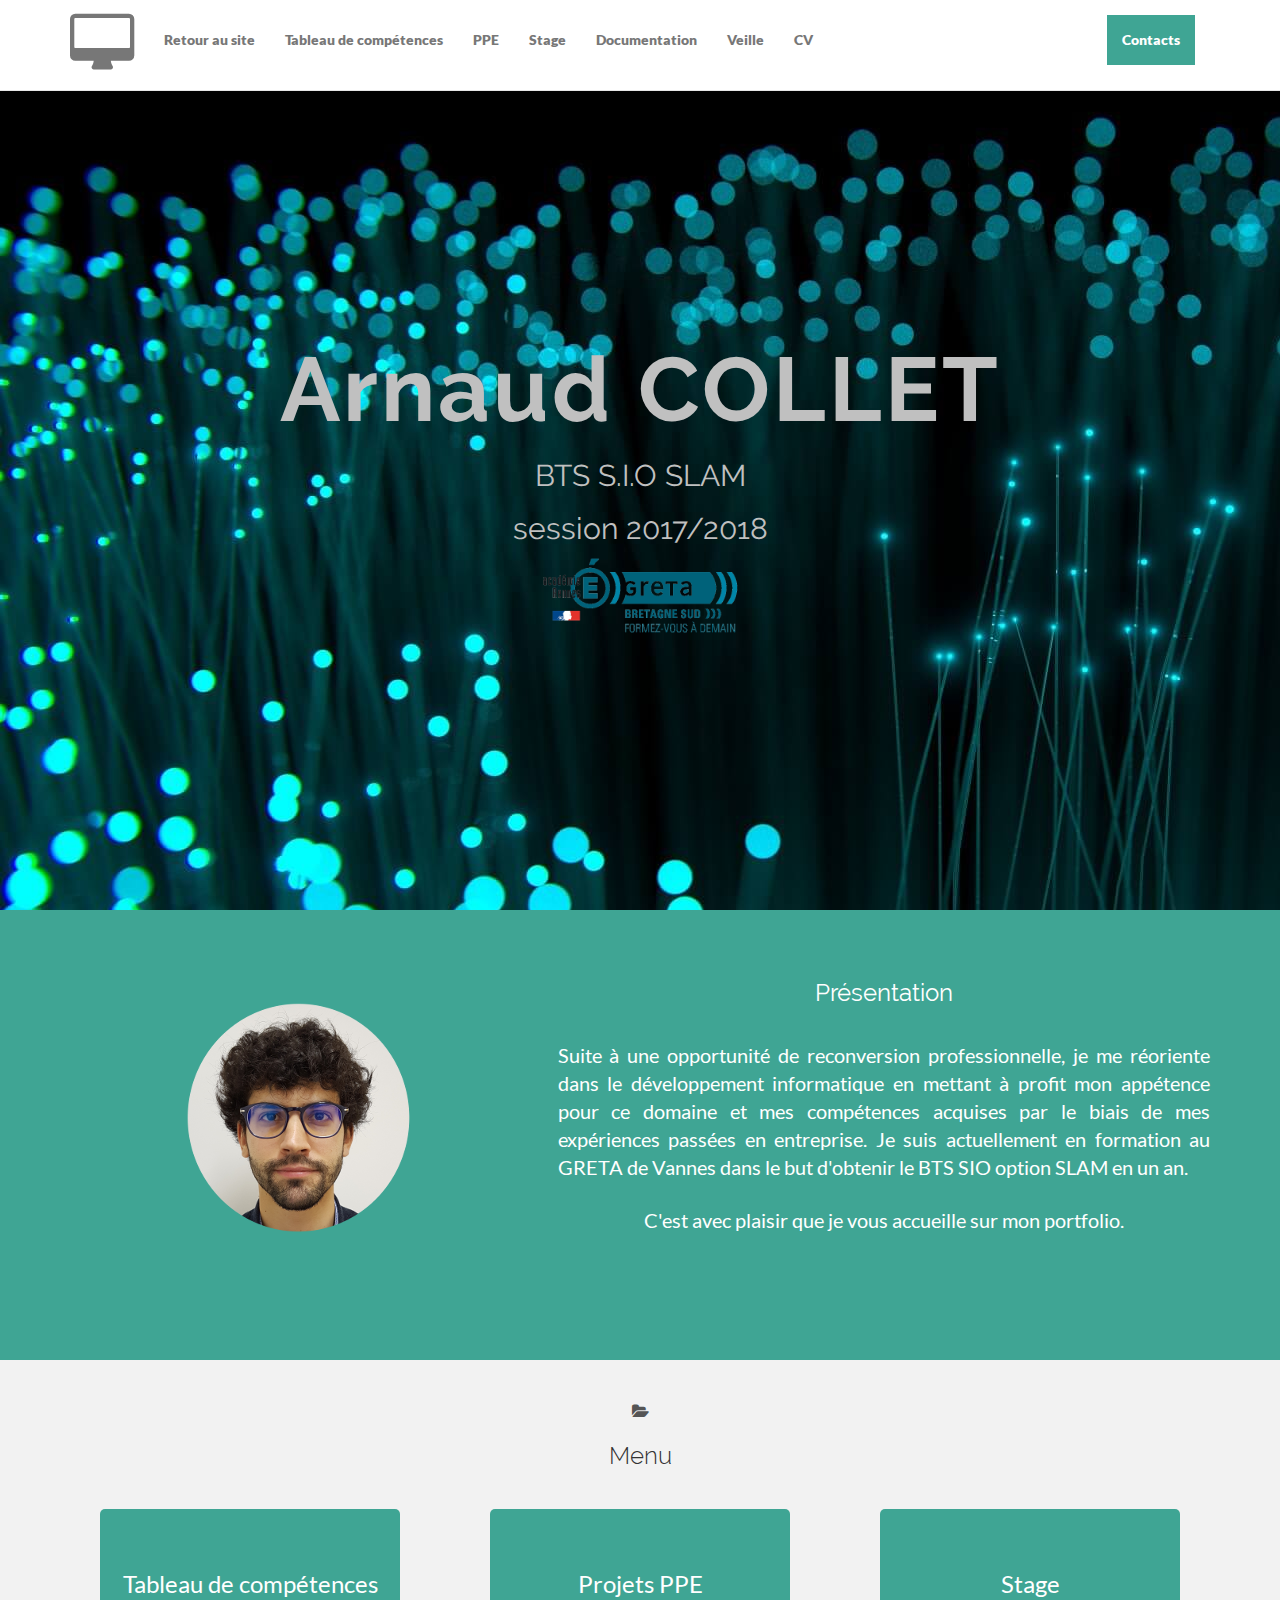
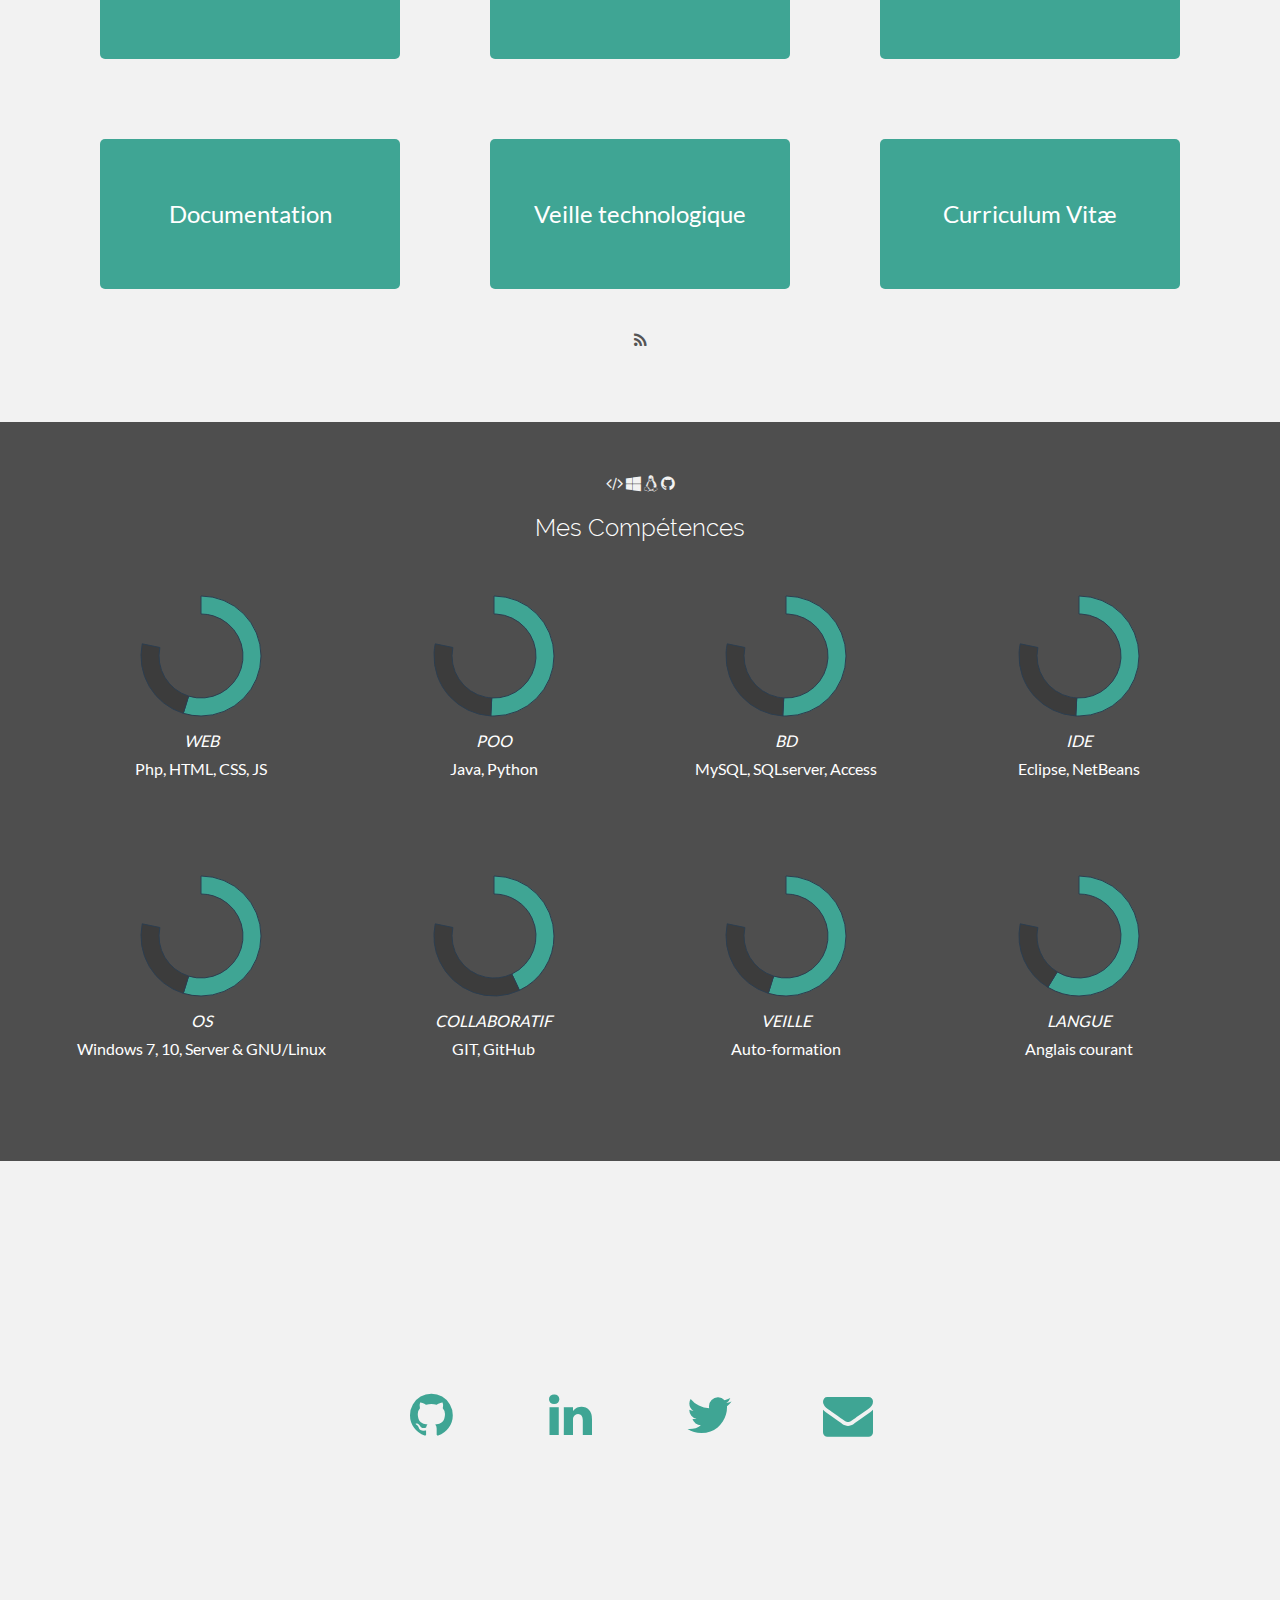
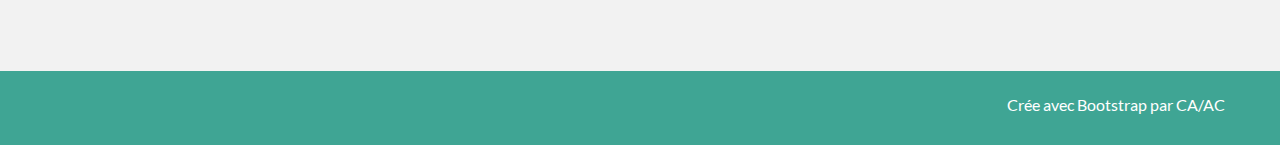
<file: vue/Arnaud/index.html>
<!DOCTYPE html>
<html lang="fr">
<head>
<meta charset="utf-8">
<meta http-equiv="X-UA-Compatible" content="IE=edge">
<meta name="viewport" content="width=device-width, initial-scale=1.0">
<meta name="description" content="">
<meta name="author" content="">
<link rel="shortcut icon" type="image/x-icon" href="assets/img/icon-site.png" />

<title>Arnaud COLLET</title>

<!-- Bootstrap core CSS -->
<link href="assets/css/bootstrap.css" rel="stylesheet">

<!-- Custom styles for this template -->
<link href="assets/css/main.css" rel="stylesheet">
<link href="assets/css/font-awesome.min.css" rel="stylesheet">

</head>

<body>

	<!-- Custom -->
	<script src="assets/js/jquery-1.10.2.min.js"></script>
	<script src="assets/js/chart.js"></script>

	<!-- Fixed navbar -->
	<div class="navbar navbar-default navbar-fixed-top">
		<div class="container">
			<div class="navbar-header">
				<button type="button" class="navbar-toggle" data-toggle="collapse"
					data-target=".navbar-collapse">
					<span class="icon-bar"></span> <span class="icon-bar"></span> <span
						class="icon-bar"></span>
				</button>
				<a class="navbar-brand" href="#"><i class="fa fa-desktop"></i></a>
			</div>
			<div class="navbar-collapse collapse">
				<ul class="nav navbar-nav navbar-right">
					<!-- <li role="separator" class="divider"></li> -->
					<!-- <li class="active"><a href="#green">Menu</a></li> -->
					<!-- <li class="active"><a href="#skills">Mes compétences</a></li> -->
					<li class="active"><a href="#contact">Contacts</a></li>
				</ul>
				<ul class="nav navbar-nav navbar-left">
					<li><a href="../index.php">Retour au site</a></li>
					<li><a class="nav-item nav-link" href="tabTemp.html">Tableau de compétences</a></li>
					<li><a class="nav-item nav-link" href="page_PPE.html">PPE</a></li>
					<li><a class="nav-item nav-link" href="page_stage.html">Stage</a></li>
					<li><a class="nav-item nav-link" href="page_doc.html">Documentation</a></li>
					<li><a class="nav-item nav-link" href="page_veille.html">Veille</a></li>
					<li><a class="nav-item nav-link" href="templateCV/index.html" target="_blank">CV</a></li>
				</ul>

			</div>
			<!--/.nav-collapse -->
		</div>
	</div>


	<div id="hello">
		<div class="container">
			<div class="row">
				<!-- class="fdeFibre" -->
				<div class="col-lg-8 col-lg-offset-2 centered">
					<h1>Arnaud COLLET</h1>
					<h2>BTS S.I.O SLAM</h2>
					<h2>session 2017/2018</h2>
					<p>
						<a
							href="http://greta-bretagne.ac-rennes.fr/portail/web/greta-de-bretagne-sud/vannes/stages/bts-services-informatiques-aux"
							target="_blank"> <img src="assets/img/logoGreta2.png"
							height="80" width="200" alt="Greta Vannes" /></a>
					</p>
				</div>
				<!-- /col-lg-8 -->
			</div>
			<!-- /row -->
		</div>
		<!-- /container -->
	</div>
	<!-- /hello -->

	<div id="green">
		<div class="container">
			<div class="row">
				<div class="col-lg-5 centered">
					<img src="assets/img/portrait.png" alt="">
				</div>

				<div class="col-lg-7 centered">
					<h3>Présentation</h3>
					<p align="justify">Suite à une opportunité de reconversion
						professionnelle, je me réoriente dans le développement
						informatique en mettant à profit mon appétence pour ce domaine et
						mes compétences acquises par le biais de mes expériences passées
						en entreprise. Je suis actuellement en formation au GRETA de
						Vannes dans le but d'obtenir le BTS SIO option SLAM en un an.</p>
					<p align="center">C'est avec plaisir que je vous accueille sur
						mon portfolio.</p>
				</div>
			</div>
		</div>
	</div>

	<div class="container">
		<div class="row centered mt grid">
			<i class="fa fa-folder-open"></i>
			<h3>Menu</h3>
			<div class="mt"></div>
			<div class="col-lg-4">
				<!-- oneclick="url(tabArnaud.php)" -->
				<button type="button" class="btn2 btn-theme btn-lg"
					onclick="window.location='tabArnaud.php'">Tableau de
					compétences</button>
				<!-- "window.location='tabTemp.html'" disabled -->
			</div>
			<div class="col-lg-4">
				<button type="button" class="btn2 btn-theme btn-lg"
					onclick="window.location='page_PPE.html'">Projets PPE</button>
			</div>
			<div class="col-lg-4">
				<button type="button" class="btn2 btn-theme btn-lg"
					onclick="window.location='page_stage.html'">Stage</button>
			</div>
		</div>

		<div class="row centered mt grid">
			<div class="mt"></div>
			<div class="col-lg-4">
				<button type="button" class="btn2 btn-theme btn-lg"
					onclick="window.location='page_doc.html'">Documentation</button>
				<!-- <a href="#"><img src="assets/img/04.jpg" alt=""></a> -->
			</div>
			<div class="col-lg-4">
				<button type="button" class="btn2 btn-theme btn-lg"
					onclick="window.location='page_veille.html'">Veille
					technologique</button>
			</div>
			<div class="col-lg-4">
				<button type="button" class="btn2 btn-theme btn-lg"
					onclick="window.open('templateCV/index.html')">Curriculum Vitæ</button>
				<!-- <h3><a href="assets/img/CV18_stage.pdf" target="_blank">CV</a></h3> -->
			</div>
		</div>

		<div class="row mt centered">
			<div>
				<i class="fa fa-rss"></i>
			</div>

			<p class="lead">
				<!-- <h3>Flux RSS ici</h3> -->
				<!-- DEBUT CODE MISE EN PAGE XML PAR ACTIFPUB V2 -->
				<!-- Pour gérer le flux RSS -->
	<script type="text/javascript" src="assets/js/fluxrss.js"></script>
		</div>


	</div>


	<div id="skills">
		<div class="container">

			<div id="competences" class="row centered">
				<i class="fa fa-code"></i> <i class="fas fa-database"></i> <i
					class="fa fa-windows"></i> 
					<i class="fa fa-linux"></i> 
					<!-- <i class="fa fa-android"></i>  -->
					<i class="fa fa-github"></i>
			</div>

			<!-- ligne 1 -->
			<div class="row centered">
				<h3>Mes Compétences</h3>

				<div class="col-lg-3 mt">
					<canvas id="web" height="130" width="130"></canvas>
					<p>
						<em>WEB</em><br />Php, HTML, CSS, JS
					</p>
					<br>
					<script>
						var doughnutData = [ {
							value : 70,
							color : "#3FA594"
						}, {
							value : 30,
							color : "#3c3c3c"
						} ];
						var myDoughnut = new Chart(document.getElementById(
								"web").getContext("2d")).Doughnut(doughnutData);
					</script>
				</div>
				<div class="col-lg-3 mt">
					<canvas id="poo" height="130" width="130"></canvas>
					<p>
						<em>POO</em><br />Java, Python
					</p>
					<br>
					<script>
						var doughnutData = [ {
							value : 65,
							color : "#3FA594"
						}, {
							value : 35,
							color : "#3c3c3c"
						} ];
						var myDoughnut = new Chart(document.getElementById(
								"poo").getContext("2d")).Doughnut(doughnutData);
					</script>
				</div>
				<div class="col-lg-3 mt">
					<canvas id="bd" height="130" width="130"></canvas>
					<p>
						<em>BD</em><br />MySQL, SQLserver, Access
					</p>
					<br>
					<script>
						var doughnutData = [ {
							value : 65,
							color : "#3FA594"
						}, {
							value : 35,
							color : "#3c3c3c"
						} ];
						var myDoughnut = new Chart(document
								.getElementById("bd").getContext("2d"))
								.Doughnut(doughnutData);
					</script>
				</div>
				<div class="col-lg-3 mt">
					<canvas id="ide" height="130" width="130"></canvas>
					<p>
						<em>IDE</em><br />Eclipse, NetBeans
					</p>
					<br>
					<script>
						var doughnutData = [ {
							value : 65,
							color : "#3FA594"
						}, {
							value : 35,
							color : "#3c3c3c"
						} ];
						var myDoughnut = new Chart(document.getElementById(
								"ide").getContext("2d")).Doughnut(doughnutData);
					</script>
				</div>
			</div>
			<!-- /row -->

			<!-- ligne 2 -->
			<div class="row centered">
				<div class="col-lg-3 mt">
					<canvas id="os" height="130" width="130"></canvas>
					<p>
						<em>OS</em><br />Windows 7, 10, Server &amp; GNU/Linux
					</p>
					<br>
					<script>
						var doughnutData = [ {
							value : 70,
							color : "#3FA594"
						}, {
							value : 30,
							color : "#3c3c3c"
						} ];
						var myDoughnut = new Chart(document
								.getElementById("os").getContext("2d"))
								.Doughnut(doughnutData);
					</script>
				</div>
				<div class="col-lg-3 mt">
					<canvas id="collaboratif" height="130" width="130"></canvas>
					<p>
						<em>COLLABORATIF</em><br />GIT, GitHub
					</p>
					<br>
					<script>
						var doughnutData = [ {
							value : 55,
							color : "#3FA594"
						}, {
							value : 45,
							color : "#3c3c3c"
						} ];
						var myDoughnut = new Chart(document.getElementById(
								"collaboratif").getContext("2d"))
								.Doughnut(doughnutData);
					</script>
				</div>
				<div class="col-lg-3 mt">
					<canvas id="dispo" height="130" width="130"></canvas>
					<p>
						<em>VEILLE</em><br />Auto-formation
					</p>
					<br>
					<script>
						var doughnutData = [ {
							value : 70,
							color : "#3FA594"
						}, {
							value : 30,
							color : "#3c3c3c"
						} ];
						var myDoughnut = new Chart(document.getElementById(
								"dispo").getContext("2d"))
								.Doughnut(doughnutData);
					</script>
				</div>
				<div class="col-lg-3 mt">
					<canvas id="divers" height="130" width="130"></canvas>
					<p>
						<em>LANGUE</em><br />Anglais courant
					</p>
					<br>
					<script>
						var doughnutData = [ {
							value : 75,
							color : "#3FA594"
						}, {
							value : 25,
							color : "#3c3c3c"
						} ];
						var myDoughnut = new Chart(document.getElementById(
								"divers").getContext("2d"))
								.Doughnut(doughnutData);
					</script>
				</div>
			</div>
			<!-- /row -->

		</div>
		<!-- /container -->
	</div>
	<!-- /skills -->

	<section id="contact"></section>
	<div id="social">
		<div class="container">
			<div class="row centered">
				<div class="col-lg-6 col-lg-offset-3">
					<div class="col-md-3">
						<a href="https://github.com/knowarkh" target="_blank"><i
							class="fa fa-github"></i></a>
					</div>
					<div class="col-md-3">
						<a href="https://www.linkedin.com/in/arnaud-collet-514798138/"
							target="_blank"><i class="fa fa-linkedin"></i></a>
					</div>
					<div class="col-md-3">
						<a href="https://twitter.com/kNOwARkh" target="_blank"><i
							class="fa fa-twitter"></i></a>
					</div>
					<div class="col-md-3">
						<!-- TODO formulaire de contact avec captcha -->
						<a href="form_contact.php"><i class="fa fa-envelope"></i></a>
					</div>

					<!--<div class="center-block">
				<button type="button" class="btn btn-theme btn-lg">Contactez moi!</button>
			</div> -->

				</div>
			</div>
		</div>
		<!-- /container -->
	</div>
	<!-- /social -->

	<div id="f">
		<div class="container">
			<div class="col-lg-5 centered">
				<p>
					<a href="#" class="btn3-connect">May the force be with
						you...Always</a>
				</p>
			</div>
			<div class="row">
				<p>Crée avec Bootstrap par CA/AC</p>
			</div>
		</div>
	</div>

	<!-- Bootstrap core JavaScript
    ================================================== -->
	<!-- Placed at the end of the document so the pages load faster -->
	<script src="assets/js/bootstrap.js"></script>

	
</body>
</html>
</file>
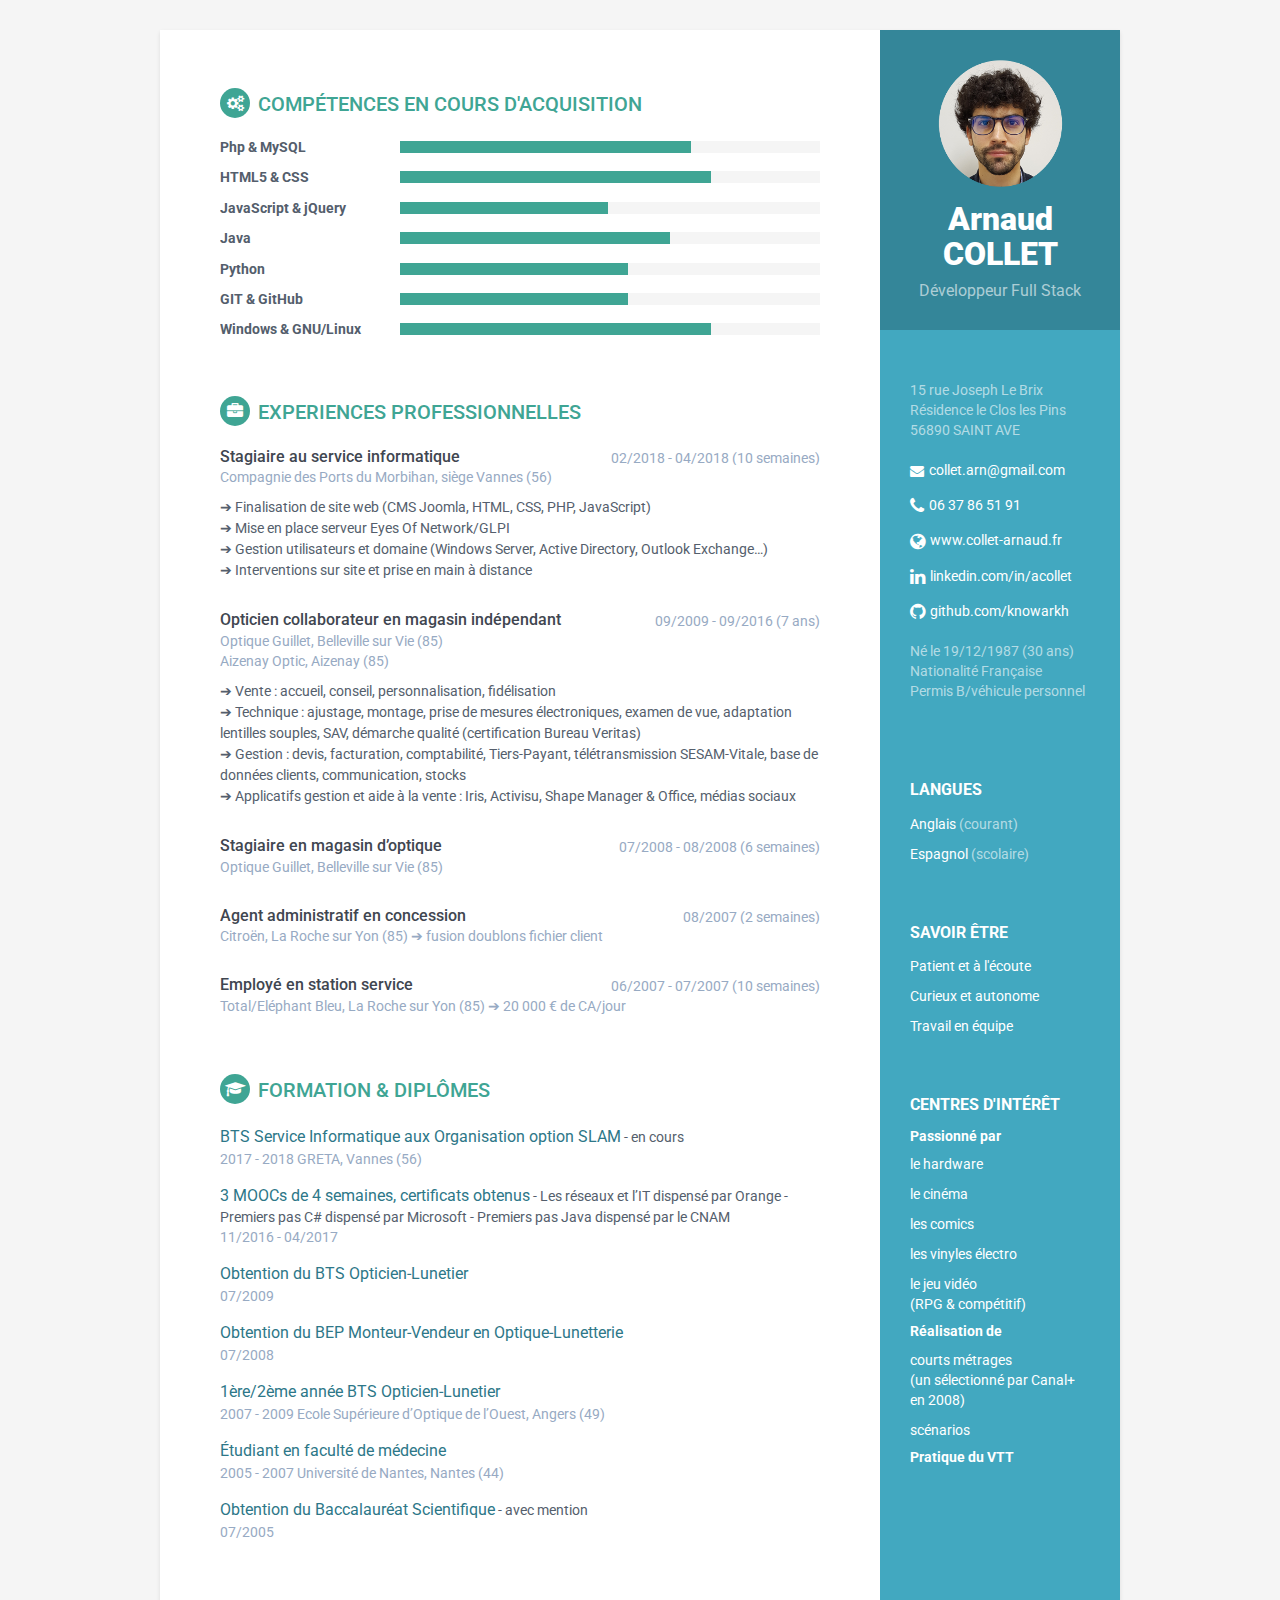
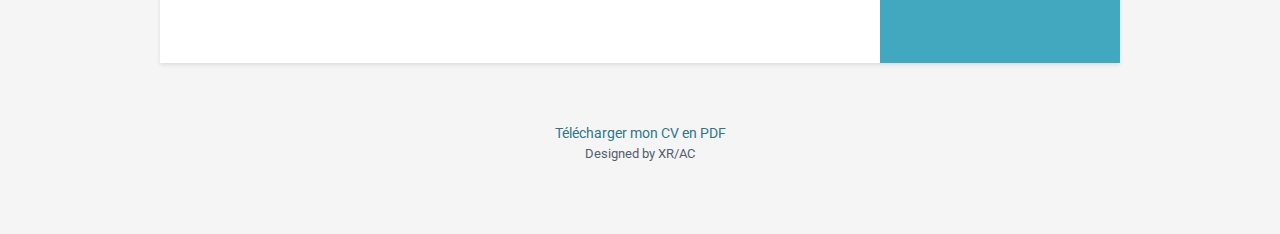
<file: vue/Arnaud/templateCV/index.html>
<!DOCTYPE html>
<!--[if IE 8]> <html lang="fr" class="ie8"> <![endif]-->  
<!--[if IE 9]> <html lang="fr" class="ie9"> <![endif]-->  
<!--[if !IE]><!--> <html lang="fr"> <!--<![endif]-->  
<head>
    <title>CV Arnaud COLLET</title>
    <!-- Meta -->
    <meta charset="utf-8">
    <meta http-equiv="X-UA-Compatible" content="IE=edge">
    <meta name="viewport" content="width=device-width, initial-scale=1.0">
    <meta name="description" content="Responsive HTML5 Resume/CV Template for Developers">
    <meta name="author" content="Xiaoying Riley at 3rd Wave Media">    
    <link rel="shortcut icon" href="#">  
    <link href='https://fonts.googleapis.com/css?family=Roboto:400,500,400italic,300italic,300,500italic,700,700italic,900,900italic' rel='stylesheet' type='text/css'>
    <!-- Global CSS -->
    <link rel="stylesheet" href="assets/plugins/bootstrap/css/bootstrap.min.css">   
    <!-- Plugins CSS -->
    <link rel="stylesheet" href="assets/plugins/font-awesome/css/font-awesome.css">
    
    <!-- Theme CSS -->  
    <link id="theme-style" rel="stylesheet" href="assets/css/styles.css">
    <!-- HTML5 shim and Respond.js for IE8 support of HTML5 elements and media queries -->
    <!--[if lt IE 9]>
      <script src="https://oss.maxcdn.com/html5shiv/3.7.2/html5shiv.min.js"></script>
      <script src="https://oss.maxcdn.com/respond/1.4.2/respond.min.js"></script>
    <![endif]-->
</head> 

<body>
    <div class="wrapper">
        <div class="sidebar-wrapper">
            <div class="profile-container">
                <img class="profile" src="assets/images/portrait3.png" alt="" />
                <h1 class="name">Arnaud COLLET</h1>
                <h3 class="tagline">Développeur Full Stack</h3>
            </div><!--//profile-container-->
            
            <div class="contact-container container-block">
            	<ul class="list-unstyled coord">
                    <li>15 rue Joseph Le Brix</li>
                    <li>Résidence le Clos les Pins</li>
                    <li>56890 SAINT AVE</li>
                </ul>
                
                <ul class="list-unstyled contact-list">
                    <li class="email"><i class="fa fa-envelope"></i><a href="mailto: collet.arn@gmail.com">collet.arn@gmail.com</a></li>
                    <li class="phone"><i class="fa fa-phone"></i><a href="tel:06 37 86 51 91">06 37 86 51 91</a></li>
                    <li class="website"><i class="fa fa-globe"></i><a href="https://www.collet-arnaud.fr" target="_blank">www.collet-arnaud.fr</a></li>
                    <li class="linkedin"><i class="fa fa-linkedin"></i><a href="https://www.linkedin.com/in/arnaud-collet-514798138/" target="_blank">linkedin.com/in/acollet</a></li>
                    <!-- <li class="viadeo"><i class="fa fa-viadeo"></i><a href="#" target="_blank">viadeo.fr/acollet</a></li> -->
                    <li class="github"><i class="fa fa-github"></i><a href="https://github.com/knowarkh" target="_blank">github.com/knowarkh</a></li>
                </ul>
                
                <ul class="list-unstyled coord">
                    <li>Né le 19/12/1987 (30 ans)</li>
                    <li>Nationalité Française</li>
                    <li>Permis B/véhicule personnel</li>
                </ul>
                
            </div><!--//contact-container-->
            
            <!-- pas ici <div class="education-container container-block">
                <h2 class="container-block-title">Education</h2>
                <div class="item">
                    <h4 class="degree">MSc in Computer Science</h4>
                    <h5 class="meta">University of London</h5>
                    <div class="time">2011 - 2012</div>
                </div>//item
                <div class="item">
                    <h4 class="degree">BSc in Applied Mathematics</h4>
                    <h5 class="meta">Bristol University</h5>
                    <div class="time">2007 - 2011</div>
                </div>//item
            </div>//education-container -->
            
            
            <div class="languages-container container-block">
                <h2 class="container-block-title">Langues</h2>
                <ul class="list-unstyled interests-list">
                    <li>Anglais <span class="lang-desc">(courant)</span></li>
                    <li>Espagnol <span class="lang-desc">(scolaire)</span></li>
                </ul>
            </div>
            
            <div class="interests-container container-block">
                <h2 class="container-block-title">Savoir être</h2>
                <ul class="list-unstyled interests-list">
                    <li>Patient et à l'écoute</li>
                    <li>Curieux et autonome</li>
                    <li>Travail en équipe</li>
                </ul>
            </div>
            
            <div class="interests-container container-block">
                <h2 class="container-block-title">Centres d'intérêt</h2>
                <h5>Passionné par</h5>
                <ul class="list-unstyled interests-list">
                    <li>le hardware</li>
                    <li>le cinéma</li>
                    <li>les comics</li>
                    <li>les vinyles électro</li>
                    <li>le jeu vidéo<br>(RPG &amp; compétitif)</li>
                </ul>
                <h5>Réalisation de</h5>
                 <ul class="list-unstyled interests-list">
                    <li>courts métrages<br>(un sélectionné par Canal+ en 2008)</li>
                    <li>scénarios</li>
                </ul>
                <h5>Pratique du VTT</h5>
            </div>
            
        </div><!--//sidebar-wrapper-->
        
        <div class="main-wrapper">
            
<!--             <section class="section summary-section">
                <h2 class="section-title"><i class="fa fa-user"></i>Career Profile</h2>
                <div class="summary">
                    <p>Summarise your career here lorem ipsum dolor sit amet, consectetuer adipiscing elit. You can <a href="#" target="_blank">download this free resume/CV template here</a>. Aenean commodo ligula eget dolor aenean massa. Cum sociis natoque penatibus et magnis dis parturient montes, nascetur ridiculus mus. Donec quam felis, ultricies nec, pellentesque eu.</p>
                </div>
            </section> -->
            
        <section class="skills-section section">
                <h2 class="section-title"><i class="fa fa-gears"></i>Compétences en cours d'acquisition</h2>
                <div class="skillset">        
                    <div class="item">
                        <h3 class="level-title">Php &amp; MySQL</h3>
                        <div class="level-bar">
                            <div class="level-bar-inner" data-level="70%">
                            </div>                                      
                        </div><!--//level-bar-->                                 
                    </div><!--//item-->
                    
                    <div class="item">
                        <h3 class="level-title">HTML5 &amp; CSS</h3>
                        <div class="level-bar">
                            <div class="level-bar-inner" data-level="75%">
                            </div>                                      
                        </div><!--//level-bar-->                                 
                    </div><!--//item-->
                    
                    <div class="item">
                        <h3 class="level-title">JavaScript &amp; jQuery</h3>
                        <div class="level-bar">
                            <div class="level-bar-inner" data-level="50%">
                            </div>                                      
                        </div><!--//level-bar-->                                 
                    </div><!--//item-->
                    
                    <div class="item">
                        <h3 class="level-title">Java</h3>
                        <div class="level-bar">
                            <div class="level-bar-inner" data-level="65%">
                            </div>                                      
                        </div><!--//level-bar-->                                 
                    </div><!--//item-->
                    
                    <div class="item">
                        <h3 class="level-title">Python</h3>
                        <div class="level-bar">
                            <div class="level-bar-inner" data-level="55%">
                            </div>                                      
                        </div><!--//level-bar-->                                 
                    </div><!--//item-->
                    
                    <div class="item">
                        <h3 class="level-title">GIT &amp; GitHub</h3>
                        <div class="level-bar">
                            <div class="level-bar-inner" data-level="55%">
                            </div>                                      
                        </div><!--//level-bar-->                                 
                    </div><!--//item-->
                    
                    <div class="item">
                        <h3 class="level-title">Windows &amp; GNU/Linux</h3>
                        <div class="level-bar">
                            <div class="level-bar-inner" data-level="75%">
                            </div>                                      
                        </div><!--//level-bar-->                                 
                    </div><!--//item-->
                    
                </div>  
            </section><!--//skills-section-->
            
            <section class="section experiences-section">
                <h2 class="section-title"><i class="fa fa-briefcase"></i>Experiences Professionnelles</h2>
                
                <div class="item">
                    <div class="meta">
                        <div class="upper-row">
                            <h3 class="job-title">Stagiaire au service informatique</h3>
                            <div class="time">02/2018 - 04/2018 (10 semaines)</div>
                        </div><!--//upper-row-->
                        <div class="company">Compagnie des Ports du Morbihan, siège Vannes (56)</div>
                    </div><!--//meta-->
                    <div class="details">
                    <!-- align="justify" -->
                        <p>➔ Finalisation de site web (CMS Joomla, HTML, CSS, PHP, JavaScript)
                        <br>➔ Mise en place serveur Eyes Of Network/GLPI
                        <br>➔ Gestion utilisateurs et domaine (Windows Server, Active Directory, Outlook Exchange…)
                        <br>➔ Interventions sur site et prise en main à distance</p>        
                    </div><!--//details-->
                </div><!--//item-->
                
                <div class="item">
                    <div class="meta">
                        <div class="upper-row">
                            <h3 class="job-title">Opticien collaborateur en magasin indépendant</h3>
                            <div class="time">09/2009 - 09/2016 (7 ans)</div>
                        </div><!--//upper-row-->
                        <div class="company">Optique Guillet, Belleville sur Vie (85)<br>Aizenay Optic, Aizenay (85)</div>
                    </div><!--//meta-->
                    <div class="details">
                        <p>➔ Vente : accueil, conseil, personnalisation, fidélisation
<br>➔ Technique : ajustage, montage, prise de mesures électroniques, examen de vue, adaptation lentilles
souples, SAV, démarche qualité (certification Bureau Veritas)
<br>➔ Gestion : devis, facturation, comptabilité, Tiers-Payant, télétransmission
SESAM-Vitale, base de données clients, communication, stocks
<br>➔ Applicatifs gestion et aide à la vente : Iris, Activisu, Shape Manager &amp; Office, médias sociaux</p>  
                        
                    </div><!--//details-->
                </div><!--//item-->
                
                <div class="item">
                    <div class="meta">
                        <div class="upper-row">
                            <h3 class="job-title">Stagiaire en magasin d’optique</h3>
                            <div class="time">07/2008 - 08/2008 (6 semaines)</div>
                        </div><!--//upper-row-->
                        <div class="company">Optique Guillet, Belleville sur Vie (85)</div>
                    </div><!--//meta-->
                </div>
                
                 <div class="item">
                    <div class="meta">
                        <div class="upper-row">
                            <h3 class="job-title">Agent administratif en concession</h3>
                            <div class="time">08/2007 (2 semaines)</div>
                        </div>
                        <div class="company">Citroën, La Roche sur Yon (85) ➔ fusion doublons fichier client</div>
                    </div><!--//meta-->
                      
                    </div>
                    <div class="item">
                    <div class="meta">
                        <div class="upper-row">
                            <h3 class="job-title">Employé en station service</h3>
                            <div class="time">06/2007 - 07/2007 (10 semaines)</div>
                        </div>
                        <div class="company">Total/Eléphant Bleu, La Roche sur Yon (85) ➔ 20 000 € de CA/jour</div>
                    </div><!--//meta-->
                     
                </div><!--//item-->
                
            </section><!--//section-->
            
          <section class="section projects-section">
                <h2 class="section-title"><i class="fa fa-graduation-cap"></i>Formation &amp; Diplômes</h2> 
                <div class="item">
                    <span class="project-title"><a href="http://greta-bretagne.ac-rennes.fr/portail/web/greta-de-bretagne-sud/vannes/stages/bts-services-informatiques-aux" target="_blank">BTS Service Informatique aux Organisation option SLAM</a></span> - <span class="project-tagline">en cours</span>
                    <p><span class="project-date">2017 - 2018 GRETA, Vannes (56)</span></p>  
                </div>
                <div class="item">
                <!-- regrouper certificats MOOCs dans un pdf et mettre en lien -->
                    <span class="project-title"><a href="#" target="_blank">3 MOOCs de 4 semaines, certificats obtenus</a></span> - 
                    <span class="project-tagline">Les réseaux et l’IT dispensé par
Orange - Premiers pas C# dispensé par Microsoft - Premiers pas Java dispensé par le CNAM</span>
<p><span class="project-date">11/2016 - 04/2017</span></p>
                </div>
                <div class="item">
                    <span class="project-title"><a>Obtention du BTS Opticien-Lunetier</a></span>
                    <p><span class="project-date">07/2009</span></p>
                </div>
                <div class="item">
                    <span class="project-title"><a>Obtention du BEP Monteur-Vendeur en Optique-Lunetterie</a></span>
                    <p><span class="project-date">07/2008</span></p>
                </div>
                <div class="item">
                    <span class="project-title"><a href="http://www.esoo.com/" target="_blank">1ère/2ème année BTS Opticien-Lunetier</a></span>
                    <p><span class="project-date">2007 - 2009 Ecole Supérieure d’Optique de l’Ouest, Angers (49)</span></p>
                </div>
                <div class="item">
                    <span class="project-title"><a href="http://www.medecine.univ-nantes.fr/" target="_blank">Étudiant en faculté de médecine</a></span>
                    <p><span class="project-date">2005 - 2007 Université de Nantes, Nantes (44)</span></p>
                </div>
                <div class="item">
                    <span class="project-title"><a>Obtention du Baccalauréat Scientifique</a></span> - <span class="project-tagline">avec mention</span>
                    <p><span class="project-date">07/2005</span></p>
                </div>
            </section>
            
        </div><!--//main-body-->
    </div>
 
    <footer class="footer">
        <div class="text-center">
        		<a href="../assets/img/CV042018.pdf" target="_blank">Télécharger mon CV en PDF</a>
                <p><small class="copyright">Designed by XR/AC</small></p>
        </div><!--//container-->
    </footer><!--//footer-->
 
    <!-- Javascript -->          
    <script type="text/javascript" src="assets/plugins/jquery-1.11.3.min.js"></script>
    <script type="text/javascript" src="assets/plugins/bootstrap/js/bootstrap.min.js"></script>    
    <!-- custom js -->
    <script type="text/javascript" src="assets/js/main.js"></script>            
</body>
</html>
</file>
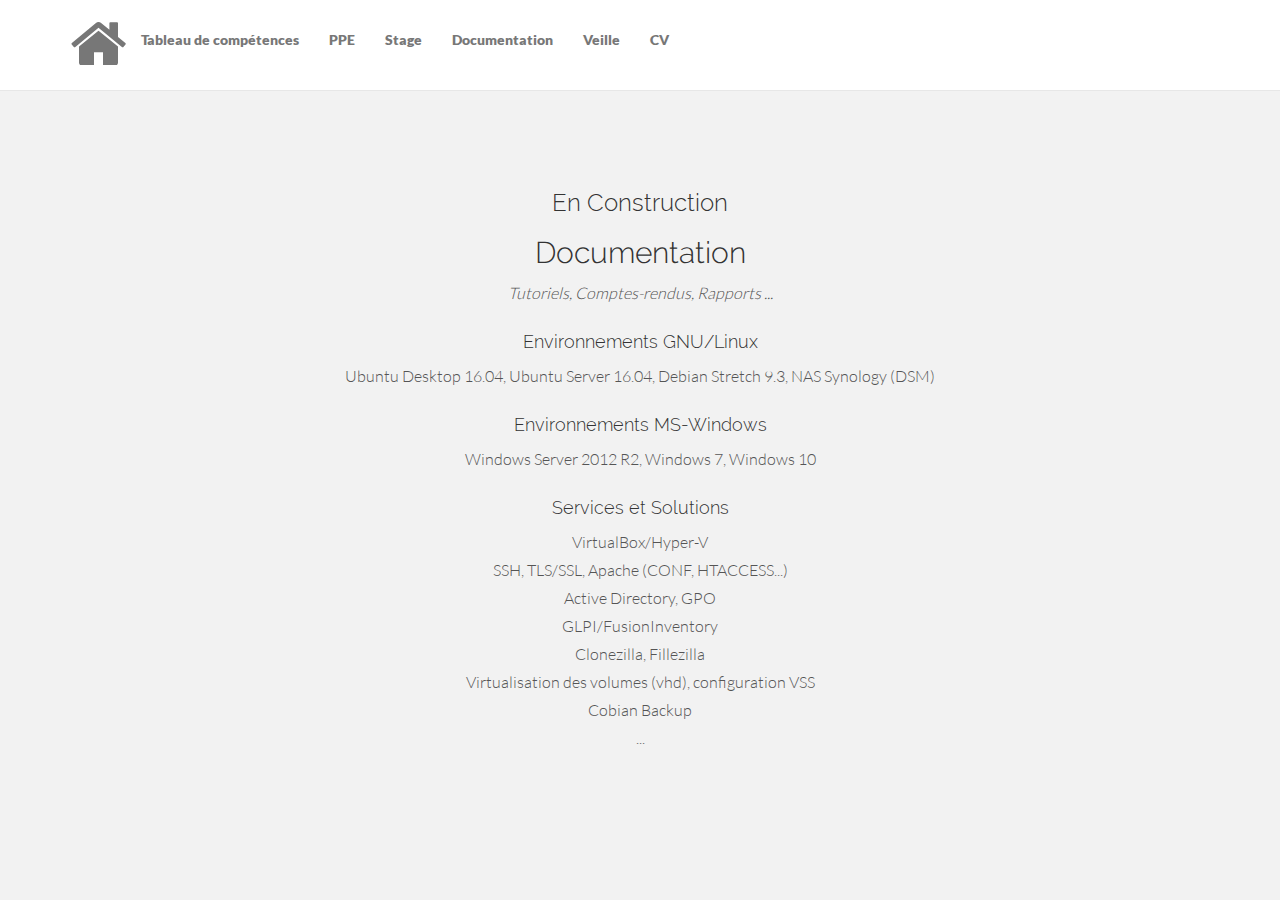
<file: vue/Arnaud/page_doc.html>
<!DOCTYPE html>
<html lang="fr">
<head>
<meta charset="utf-8">
<meta http-equiv="X-UA-Compatible" content="IE=edge">
<meta name="viewport" content="width=device-width, initial-scale=1.0">
<meta name="description" content="">
<meta name="author" content="">

<title>Documentation AC</title>

<!-- Bootstrap core CSS -->
<link href="assets/css/bootstrap.css" rel="stylesheet">

<!-- Custom styles for this template -->
<link href="assets/css/main.css" rel="stylesheet">
<link href="assets/css/font-awesome.min.css" rel="stylesheet">

<script src="assets/js/jquery-1.10.2.min.js"></script>
<script src="assets/js/chart.js"></script>
</head>
<body>

	<div class="navbar navbar-default navbar-fixed-top">
		<div class="container">
			<div class="navbar-header">
				<button type="button" class="navbar-toggle" data-toggle="collapse"
					data-target=".navbar-collapse">
					<span class="icon-bar"></span> <span class="icon-bar"></span> <span
						class="icon-bar"></span>
				</button>
				<a class="navbar-brand" href="index.html"><i class="fa fa-home"></i></a>
			</div>
			<div class="navbar-collapse collapse">
				<ul class="nav navbar-nav navbar-left">
					<!--<li><a href="../index.php">Retour au site</a></li>-->
					<li><a class="nav-item nav-link" href="tabTemp.html">Tableau de compétences</a></li>
					<li><a class="nav-item nav-link" href="page_PPE.html">PPE</a></li>
					<li><a class="nav-item nav-link" href="page_stage.html">Stage</a></li>
					<li><a class="nav-item nav-link" href="page_doc.html">Documentation</a></li>
					<li><a class="nav-item nav-link" href="page_veille.html">Veille</a></li>
					<li><a class="nav-item nav-link" href="templateCV/index.html" target="_blank">CV</a></li>
				</ul>
			</div>
		</div>
	</div>
	
	<div class="text-center" style="position:relative; top:100px;">
		<div class="container">
			<div>
			<h3>En Construction</h3>
			<h2>Documentation</h2>
					<p align="center"><em>Tutoriels, Comptes-rendus, Rapports ...</em></p>
					<h4>Environnements GNU/Linux</h4>
					<p align="center">Ubuntu Desktop 16.04, Ubuntu Server 16.04, Debian Stretch 9.3, NAS Synology (DSM)</p>
					<h4>Environnements MS-Windows</h4>
					<p align="center">Windows Server 2012 R2, Windows 7, Windows 10</p>
					<h4>Services et Solutions</h4>
					<p align="center">VirtualBox/Hyper-V<br>
					SSH, TLS/SSL, Apache (CONF, HTACCESS...)<br>
					Active Directory, GPO<br>
					GLPI/FusionInventory<br>
					Clonezilla, Fillezilla<br>
					Virtualisation des volumes (vhd), configuration VSS<br>
					Cobian Backup<br>
					...</p>	
			</div>
		</div>
	</div>
	
</body>	
</html>
</file>
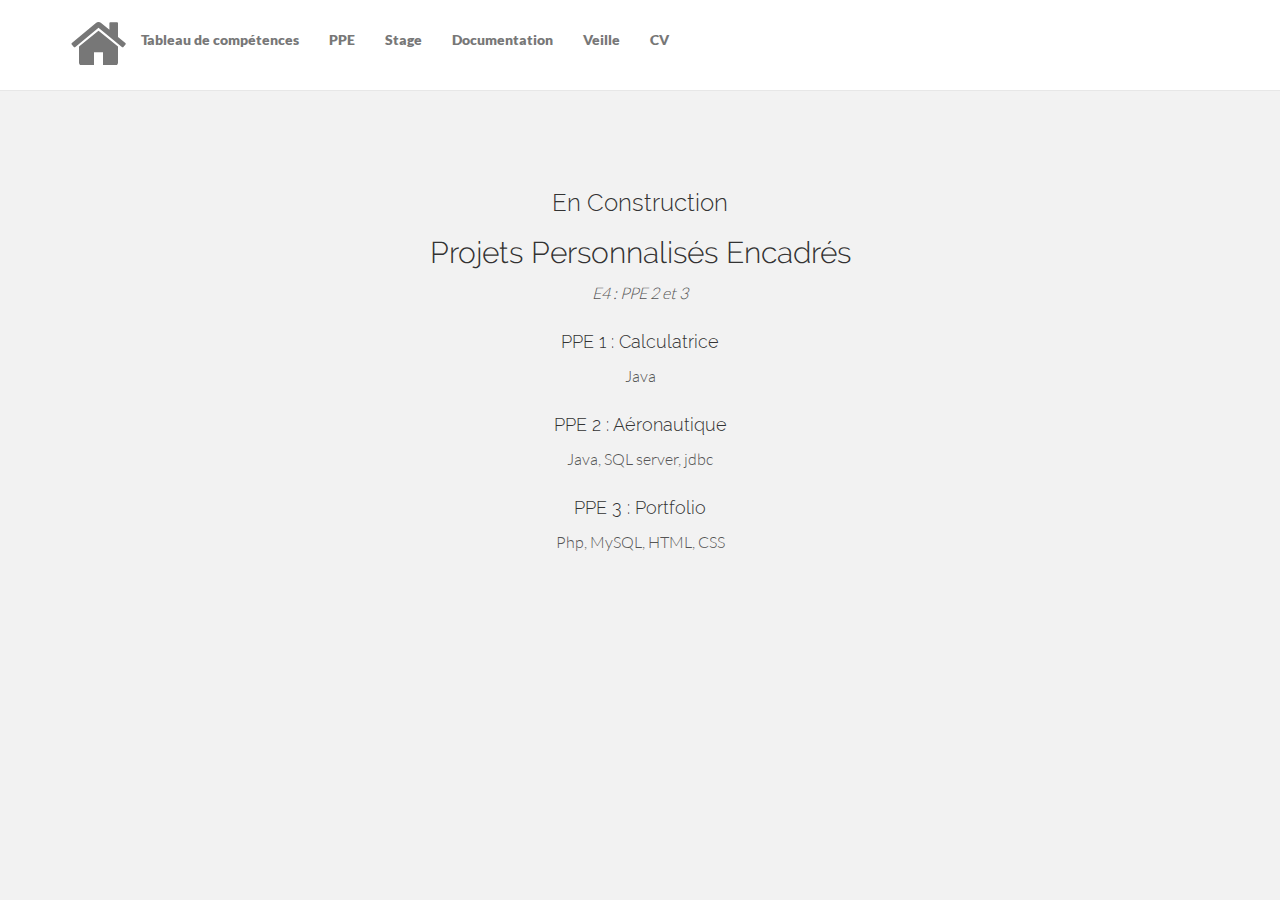
<file: vue/Arnaud/page_PPE.html>
<!DOCTYPE html>
<html lang="fr">
<head>
<meta charset="utf-8">
<meta http-equiv="X-UA-Compatible" content="IE=edge">
<meta name="viewport" content="width=device-width, initial-scale=1.0">
<meta name="description" content="">
<meta name="author" content="">

<title>PPE AC</title>

<!-- Bootstrap core CSS -->
<link href="assets/css/bootstrap.css" rel="stylesheet">

<!-- Custom styles for this template -->
<link href="assets/css/main.css" rel="stylesheet">
<link href="assets/css/font-awesome.min.css" rel="stylesheet">

<script src="assets/js/jquery-1.10.2.min.js"></script>
<script src="assets/js/chart.js"></script>
</head>
<body>

	<div class="navbar navbar-default navbar-fixed-top">
		<div class="container">
			<div class="navbar-header">
				<button type="button" class="navbar-toggle" data-toggle="collapse"
					data-target=".navbar-collapse">
					<span class="icon-bar"></span> <span class="icon-bar"></span> <span
						class="icon-bar"></span>
				</button>
				<a class="navbar-brand" href="index.html"><i class="fa fa-home"></i></a>
			</div>
			<div class="navbar-collapse collapse">
				<ul class="nav navbar-nav navbar-left">
					<!--<li><a href="../index.php">Retour au site</a></li>-->
					<li><a class="nav-item nav-link" href="tabTemp.html">Tableau de compétences</a></li>
					<li><a class="nav-item nav-link" href="page_PPE.html">PPE</a></li>
					<li><a class="nav-item nav-link" href="page_stage.html">Stage</a></li>
					<li><a class="nav-item nav-link" href="page_doc.html">Documentation</a></li>
					<li><a class="nav-item nav-link" href="page_veille.html">Veille</a></li>
					<li><a class="nav-item nav-link" href="templateCV/index.html" target="_blank">CV</a></li>
				</ul>
			</div>
		</div>
	</div>
	
	<div class="text-center" style="position:relative; top:100px;">
		<div class="container">
			<div>
			<h3>En Construction</h3>
			<h2>Projets Personnalisés Encadrés</h2>
					<p align="center"><em>E4 : PPE 2 et 3</em></p>
					<h4>PPE 1 : Calculatrice</h4>
					<p align="center">Java</p>
					<h4>PPE 2 : Aéronautique</h4>
					<p align="center">Java, SQL server, jdbc</p>
					<h4>PPE 3 : Portfolio</h4>
					<p align="center">Php, MySQL, HTML, CSS
					</p>
			</div>
		</div>
	</div>
	
</body>	
</html>
</file>
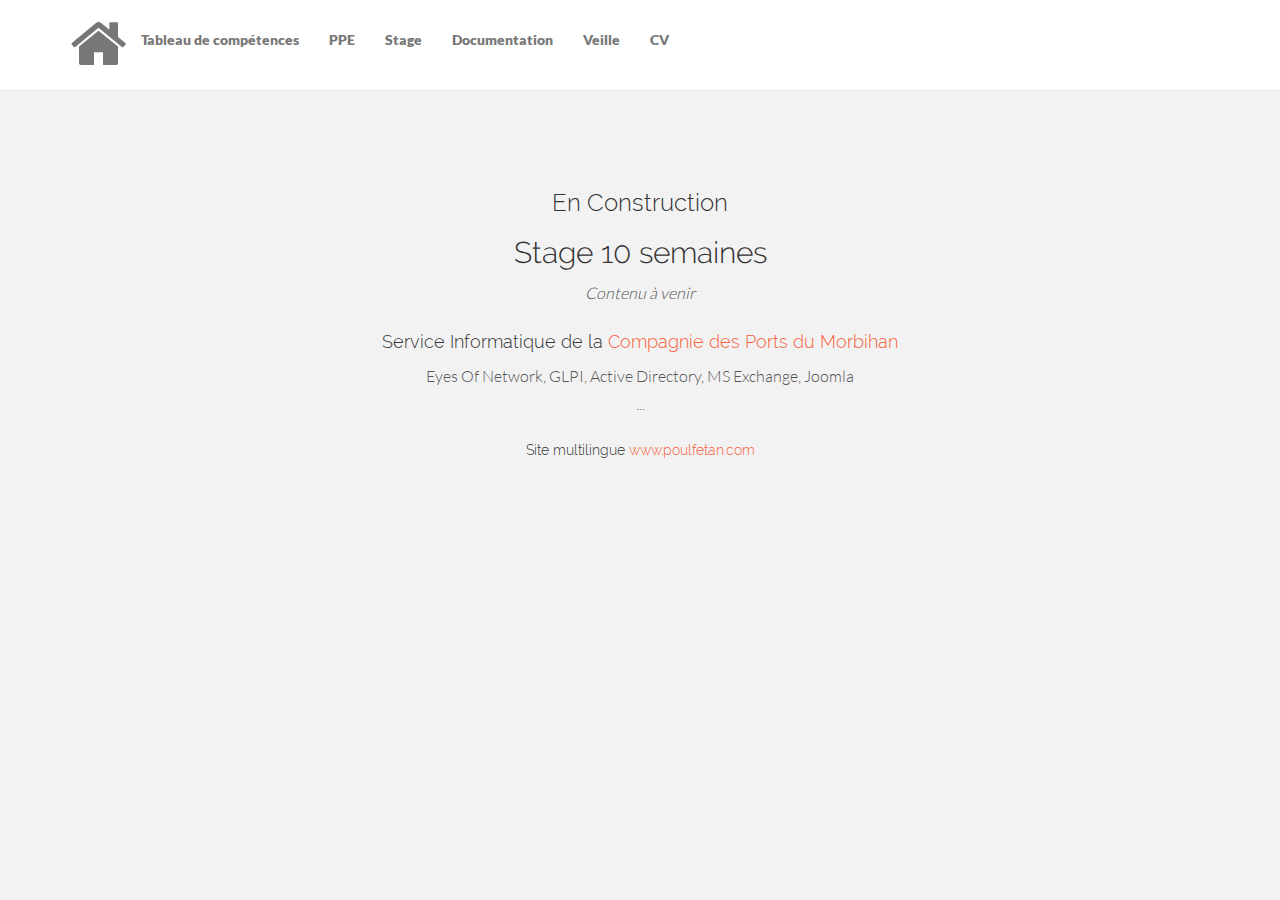
<file: vue/Arnaud/page_stage.html>
<!DOCTYPE html>
<html lang="fr">
<head>
<meta charset="utf-8">
<meta http-equiv="X-UA-Compatible" content="IE=edge">
<meta name="viewport" content="width=device-width, initial-scale=1.0">
<meta name="description" content="">
<meta name="author" content="">

<title>Stage AC</title>

<!-- Bootstrap core CSS -->
<link href="assets/css/bootstrap.css" rel="stylesheet">

<!-- Custom styles for this template -->
<link href="assets/css/main.css" rel="stylesheet">
<link href="assets/css/font-awesome.min.css" rel="stylesheet">

<script src="assets/js/jquery-1.10.2.min.js"></script>
<script src="assets/js/chart.js"></script>
</head>
<body>

	<div class="navbar navbar-default navbar-fixed-top">
		<div class="container">
			<div class="navbar-header">
				<button type="button" class="navbar-toggle" data-toggle="collapse"
					data-target=".navbar-collapse">
					<span class="icon-bar"></span> <span class="icon-bar"></span> <span
						class="icon-bar"></span>
				</button>
				<a class="navbar-brand" href="index.html"><i class="fa fa-home"></i></a>
			</div>
			<div class="navbar-collapse collapse">
				<ul class="nav navbar-nav navbar-left">
					<!--<li><a href="../index.php">Retour au site</a></li>-->
					<li><a class="nav-item nav-link" href="tabTemp.html">Tableau de compétences</a></li>
					<li><a class="nav-item nav-link" href="page_PPE.html">PPE</a></li>
					<li><a class="nav-item nav-link" href="page_stage.html">Stage</a></li>
					<li><a class="nav-item nav-link" href="page_doc.html">Documentation</a></li>
					<li><a class="nav-item nav-link" href="page_veille.html">Veille</a></li>
					<li><a class="nav-item nav-link" href="templateCV/index.html" target="_blank">CV</a></li>
				</ul>
			</div>
		</div>
	</div>
	
	<div class="text-center" style="position:relative; top:100px;">
		<div class="container">
			<div>
			<h3>En Construction</h3>
			<h2>Stage 10 semaines</h2>
					<p align="center"><em>Contenu à venir</em></p>
					<h4>Service Informatique de la <a href="http://www.compagniedesportsdumorbihan.com/fr/">Compagnie des Ports du Morbihan</a></h4>
					<p align="center">Eyes Of Network, GLPI, Active Directory, MS Exchange, Joomla<br>
					...</p>
					<h5>Site multilingue <a href="http://www.poulfetan.com/fr/">www.poulfetan.com</a></h5>
			</div>
		</div>
	</div>
	
</body>	
</html>
</file>
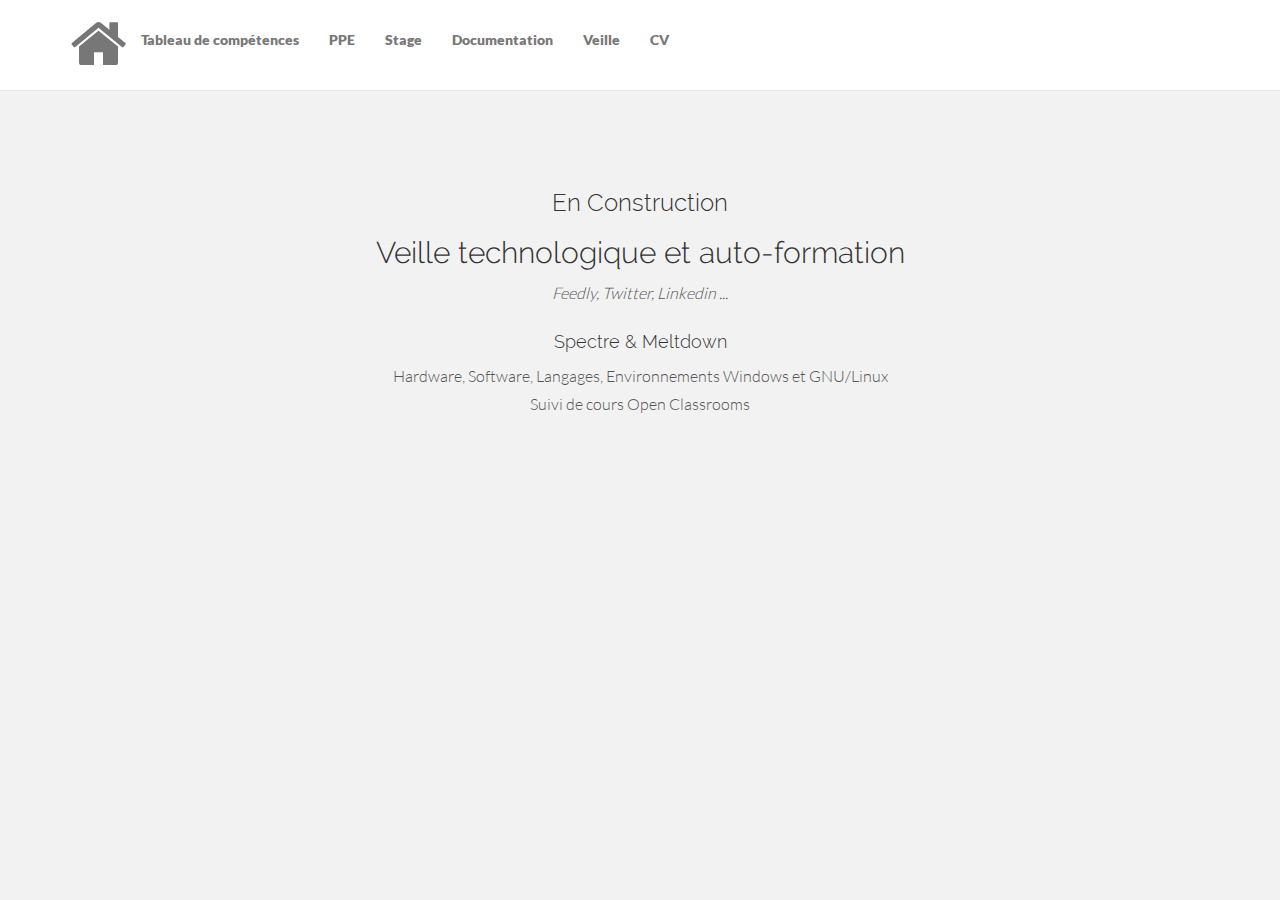
<file: vue/Arnaud/page_veille.html>
<!DOCTYPE html>
<html lang="fr">
<head>
<meta charset="utf-8">
<meta http-equiv="X-UA-Compatible" content="IE=edge">
<meta name="viewport" content="width=device-width, initial-scale=1.0">
<meta name="description" content="">
<meta name="author" content="">

<title>Veille AC</title>

<!-- Bootstrap core CSS -->
<link href="assets/css/bootstrap.css" rel="stylesheet">

<!-- Custom styles for this template -->
<link href="assets/css/main.css" rel="stylesheet">
<link href="assets/css/font-awesome.min.css" rel="stylesheet">

<script src="assets/js/jquery-1.10.2.min.js"></script>
<script src="assets/js/chart.js"></script>
</head>
<body>

	<div class="navbar navbar-default navbar-fixed-top">
		<div class="container">
			<div class="navbar-header">
				<button type="button" class="navbar-toggle" data-toggle="collapse"
					data-target=".navbar-collapse">
					<span class="icon-bar"></span> <span class="icon-bar"></span> <span
						class="icon-bar"></span>
				</button>
				<a class="navbar-brand" href="index.html"><i class="fa fa-home"></i></a>
			</div>
			<div class="navbar-collapse collapse">
				<ul class="nav navbar-nav navbar-left">
					<!--<li><a href="../index.php">Retour au site</a></li>-->
					<li><a class="nav-item nav-link" href="tabTemp.html">Tableau de compétences</a></li>
					<li><a class="nav-item nav-link" href="page_PPE.html">PPE</a></li>
					<li><a class="nav-item nav-link" href="page_stage.html">Stage</a></li>
					<li><a class="nav-item nav-link" href="page_doc.html">Documentation</a></li>
					<li><a class="nav-item nav-link" href="page_veille.html">Veille</a></li>
					<li><a class="nav-item nav-link" href="templateCV/index.html" target="_blank">CV</a></li>
				</ul>
			</div>
		</div>
	</div>
	
	<div class="text-center" style="position:relative; top:100px;">
		<div class="container">
			<div>
			<h3>En Construction</h3>
			<h2>Veille technologique et auto-formation</h2>
					<p align="center"><em>Feedly, Twitter, Linkedin ...</em></p>
					<h4>Spectre &amp; Meltdown</h4>
					<p align="center">Hardware, Software, Langages, Environnements Windows et GNU/Linux<br>
					Suivi de cours Open Classrooms</p>
			</div>
		</div>
	</div>
	
</body>	
</html>
</file>
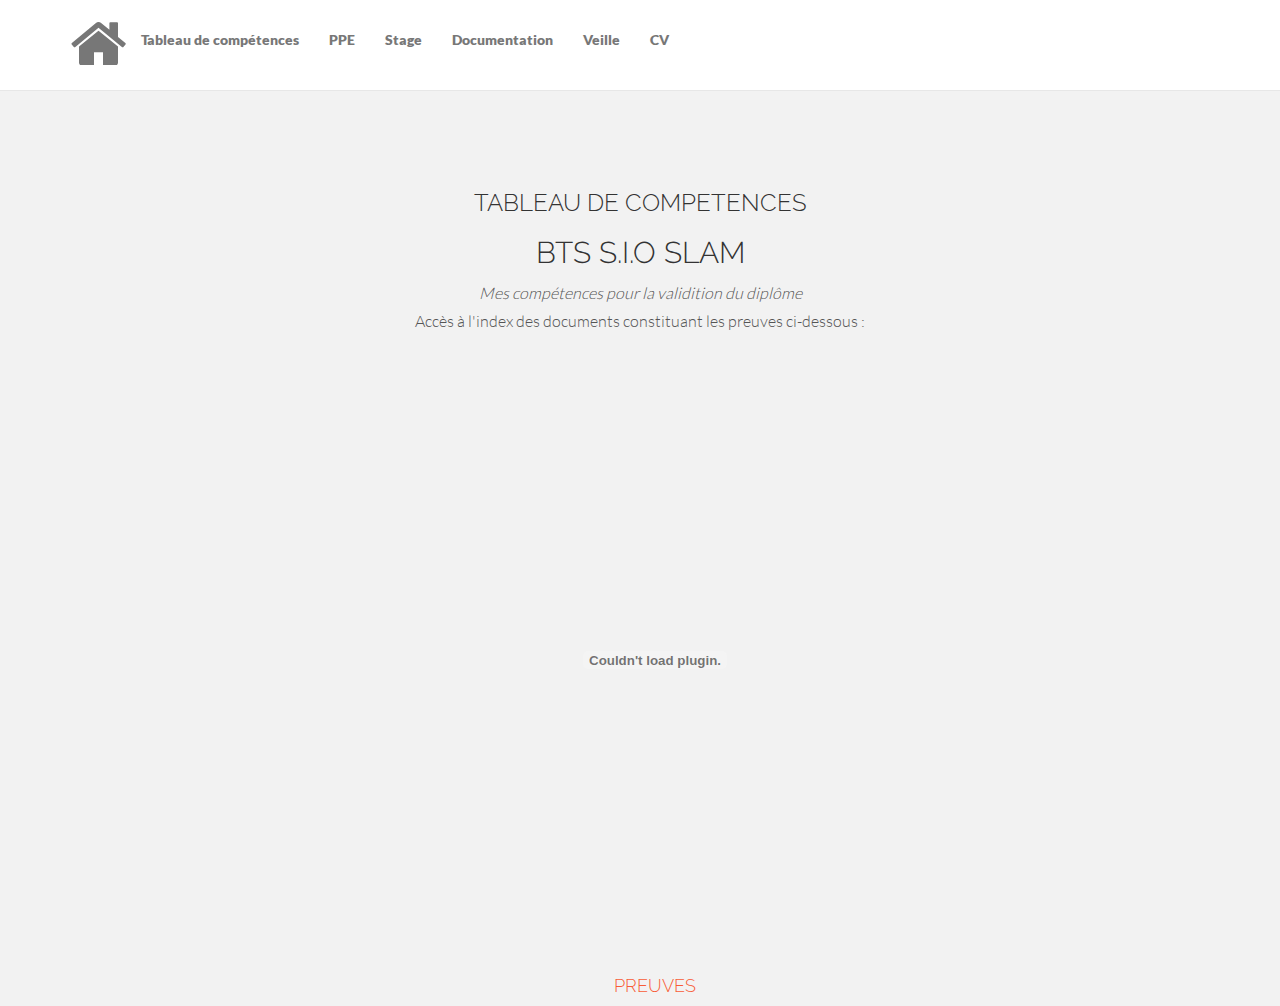
<file: vue/Arnaud/tabTemp.html>
<!DOCTYPE html>
<html lang="fr">
<head>
<meta charset="utf-8">
<meta http-equiv="X-UA-Compatible" content="IE=edge">
<meta name="viewport" content="width=device-width, initial-scale=1.0">
<meta name="description" content="">
<meta name="author" content="">

<title>Tableau de Compétences AC</title>

<!-- Bootstrap core CSS -->
<link href="assets/css/bootstrap.css" rel="stylesheet">

<!-- Custom styles for this template -->
<link href="assets/css/main.css" rel="stylesheet">
<link href="assets/css/font-awesome.min.css" rel="stylesheet">

<script src="assets/js/jquery-1.10.2.min.js"></script>
<script src="assets/js/chart.js"></script>
</head>
<body>

	<div class="navbar navbar-default navbar-fixed-top">
		<div class="container">
			<div class="navbar-header">
				<button type="button" class="navbar-toggle" data-toggle="collapse"
					data-target=".navbar-collapse">
					<span class="icon-bar"></span> <span class="icon-bar"></span> <span
						class="icon-bar"></span>
				</button>
				<a class="navbar-brand" href="index.html"><i class="fa fa-home"></i></a>
			</div>
			<div class="navbar-collapse collapse">
				<ul class="nav navbar-nav navbar-left">
					<!--<li><a href="../index.php">Retour au site</a></li>-->
					<li><a class="nav-item nav-link" href="tabTemp.html">Tableau de compétences</a></li>
					<li><a class="nav-item nav-link" href="page_PPE.html">PPE</a></li>
					<li><a class="nav-item nav-link" href="page_stage.html">Stage</a></li>
					<li><a class="nav-item nav-link" href="page_doc.html">Documentation</a></li>
					<li><a class="nav-item nav-link" href="page_veille.html">Veille</a></li>
					<li><a class="nav-item nav-link" href="templateCV/index.html" target="_blank">CV</a></li>
				</ul>
			</div>
		</div>
	</div>
	
	<div class="text-center" style="position:relative; top:100px;">
		<div class="container">
			<div>
			<h3>TABLEAU DE COMPETENCES</h3>
			<h2>BTS S.I.O SLAM</h2>
					<p align="center"><em>Mes compétences pour la validition du diplôme</em><br>
					Accès à l'index des documents constituant les preuves ci-dessous :</p>
			<div class="container">
			<div class="row">
				<div id="col-lg-12">
					<!-- <img src="" alt=""> -->
					<embed src="assets/img/ACOLLET_E6_tableau_synthèse - tableau de synthèse SLAM.pdf" width=100% height=600 type='application/pdf'/>
				</div>
				</div>
				 <h4><a href="/preuves/">PREUVES</a></h4>
				 <!-- /home/colletarxu/www/preuves/ -->
				</div>
			</div>
		</div>
	</div>
	
</body>	
</html>
</file>
<file: vue/Arnaud/templateCV/assets/css/styles.css>
/*   
 * Template Name: Orbit - Responsive Resume/CV Template for Developers
 * Version: 1.0
 * Author: Xiaoying Riley
 * License: Creative Commons Attribution 3.0 License
 * Website: http://themes.3rdwavemedia.com/
*/
/* styles.css */

/* voir format A4 + conversion PDF */
/* @page {
 size: A4;
 margin: 0;
}
@media print {
 html, body {
   width: 210mm;
   height: 297mm;
 }
} */

/* ======= Base ======= */
body {
	font-family: 'Roboto', sans-serif;
	color: #545E6C;
	background: #f5f5f5;
	font-size: 14px;
	padding: 30px;
	-webkit-font-smoothing: antialiased;
	-moz-osx-font-smoothing: grayscale;
}

h1, h2, h3, h4, h5, h6 {
	font-weight: 700;
}

a {
	color: #2d7788;
	-webkit-transition: all 0.4s ease-in-out;
	-moz-transition: all 0.4s ease-in-out;
	-ms-transition: all 0.4s ease-in-out;
	-o-transition: all 0.4s ease-in-out;
}

a:hover {
	text-decoration: underline;
	color: #1a454f;
}

a:focus {
	text-decoration: none;
}

p {
	line-height: 1.5;
}

.wrapper {
	background: #42A8C0;
	max-width: 960px;
	margin: 0 auto;
	position: relative;
	-webkit-box-shadow: 0px 2px 4px rgba(0, 0, 0, 0.1);
	-moz-box-shadow: 0px 2px 4px rgba(0, 0, 0, 0.1);
	box-shadow: 0px 2px 4px rgba(0, 0, 0, 0.1);
}

.sidebar-wrapper {
	background: #42A8C0;
	position: absolute;
	right: 0;
	width: 240px;
	height: 100%;
	min-height: 800px;
	color: #fff;
}

.sidebar-wrapper a {
	color: #fff;
}

.sidebar-wrapper .profile-container {
	padding: 30px;
	background: rgba(0, 0, 0, 0.2);
	text-align: center;
	color: #fff;
}

.sidebar-wrapper .name {
	font-size: 32px;
	font-weight: 900;
	margin-top: 0;
	margin-bottom: 10px;
}

.sidebar-wrapper .tagline {
	color: rgba(255, 255, 255, 0.6);
	font-size: 16px;
	font-weight: 400;
	margin-top: 0;
	margin-bottom: 0;
}

.sidebar-wrapper .profile {
	margin-bottom: 15px;
}


.sidebar-wrapper .coord {
	color: rgba(255, 255, 255, 0.6);
}

.sidebar-wrapper .coord {
	margin-top: 20px;
	margin-bottom: 0;
}

.sidebar-wrapper .coord li {
	margin-bottom: 0;
}

.sidebar-wrapper .coord li:last-child {
	margin-bottom: 20px;
}

.sidebar-wrapper .contact-list .fa {
	margin-right: 5px;
	font-size: 18px;
	vertical-align: middle;
}

.sidebar-wrapper .contact-list li {
	margin-bottom: 15px;
}

.sidebar-wrapper .contact-list li:last-child {
	margin-bottom: 0;
}

.sidebar-wrapper .contact-list .email .fa {
	font-size: 14px;
}

.sidebar-wrapper .container-block {
	padding: 30px;
}

.sidebar-wrapper .container-block-title {
	text-transform: uppercase;
	font-size: 16px;
	font-weight: 700;
	margin-top: 0;
	margin-bottom: 15px;
}

.sidebar-wrapper .degree {
	font-size: 14px;
	margin-top: 0;
	margin-bottom: 5px;
}

.sidebar-wrapper .education-container .item {
	margin-bottom: 15px;
}

.sidebar-wrapper .education-container .item:last-child {
	margin-bottom: 0;
}

.sidebar-wrapper .education-container .meta {
	color: rgba(255, 255, 255, 0.6);
	font-weight: 500;
	margin-bottom: 0px;
	margin-top: 0;
}

.sidebar-wrapper .education-container .time {
	color: rgba(255, 255, 255, 0.6);
	font-weight: 500;
	margin-bottom: 0px;
}

.sidebar-wrapper .languages-container .lang-desc {
	color: rgba(255, 255, 255, 0.6);
}

.sidebar-wrapper .languages-list {
	margin-bottom: 0;
}

.sidebar-wrapper .languages-list li {
	margin-bottom: 10px;
}

.sidebar-wrapper .languages-list li:last-child {
	margin-bottom: 0;
}

.sidebar-wrapper .interests-list {
	margin-bottom: 0;
}

.sidebar-wrapper .interests-list li {
	margin-bottom: 10px;
}

.sidebar-wrapper .interests-list li:last-child {
	margin-bottom: 0;
}

.main-wrapper {
	background: #fff;
	padding: 60px;
	padding-right: 300px;
}

.main-wrapper .section-title {
	text-transform: uppercase;
	font-size: 20px;
	font-weight: 500;
	color: #3FA594;
	position: relative;
	margin-top: 0;
	margin-bottom: 20px;
}

.main-wrapper .section-title .fa {
	width: 30px;
	height: 30px;
	margin-right: 8px;
	display: inline-block;
	color: #fff;
	-webkit-border-radius: 50%;
	-moz-border-radius: 50%;
	-ms-border-radius: 50%;
	-o-border-radius: 50%;
	border-radius: 50%;
	-moz-background-clip: padding;
	-webkit-background-clip: padding-box;
	background-clip: padding-box;
	background: #3FA594;
	text-align: center;
	padding-top: 8px;
	font-size: 16px;
	position: relative;
	top: -2px;
}

.main-wrapper .section {
	margin-bottom: 60px;
}

.main-wrapper .experiences-section .item {
	margin-bottom: 30px;
}

.main-wrapper .upper-row {
	position: relative;
	overflow: hidden;
	margin-bottom: 2px;
}

.main-wrapper .job-title {
	color: #3F4650;
	font-size: 16px;
	margin-top: 0;
	margin-bottom: 0;
	font-weight: 500;
}

.main-wrapper .time {
	position: absolute;
	right: 0;
	top: 0;
	color: #97AAC3;
}

.main-wrapper .company {
	margin-bottom: 10px;
	color: #97AAC3;
}

.main-wrapper .project-title {
	font-size: 16px;
	font-weight: 400;
	margin-top: 0;
	margin-bottom: 5px;
}

.main-wrapper .project-date {
	color: #97AAC3
}


.main-wrapper .projects-section .intro {
	margin-bottom: 30px;
}

.main-wrapper .projects-section .item {
	margin-bottom: 15px;
}

.skillset .item {
	margin-bottom: 15px;
	overflow: hidden;
}

.skillset .level-title {
	font-size: 14px;
	margin-top: 0;
	margin-bottom: 12px;
}

.skillset .level-bar {
	height: 12px;
	background: #f5f5f5;
}

.skillset .level-bar-inner {
	height: 12px;
	background: #3FA594;
}

.footer {
	padding: 30px;
	padding-top: 60px;
}

.footer .copyright {
	line-height: 1.6;
	color: #545E6C;
	font-size: 13px;
}

/* .footer .fa-heart {
	color: #fb866a;
} */
/* Extra small devices (phones, less than 768px) */
@media ( max-width : 767px) {
	.sidebar-wrapper {
		position: static;
		width: inherit;
	}
	.main-wrapper {
		padding: 30px;
	}
	.main-wrapper .time {
		position: static;
		display: block;
		margin-top: 5px;
	}
	.main-wrapper .upper-row {
		margin-bottom: 0;
	}
}
/* Small devices (tablets, 768px and up) */
/* Medium devices (desktops, 992px and up) */
@media ( min-width : 992px) {
	.skillset .level-title {
		display: inline-block;
		float: left;
		width: 30%;
		margin-bottom: 0;
	}
	.skillset .level-bar {
		display: inline-block;
		width: 70%;
		float: left;
		position: relative;
		top: 1px;
	}
}
/* Large devices (large desktops, 1200px and up) */
/* Ex-Large devices (large desktops, 1200px and up) */
</file>
<file: vue/Arnaud/assets/css/main.css>
/*
 * Author: Carlos Alvarez
 * URL: http://alvarez.is
 *
 * Project Name: Bolt - Free Bootstrap 3 Theme
 * Version: 1.0
 * URL: http://blacktie.co
 */
 
/* FONTS */

/* @import url(http://fonts.googleapis.com/css?family=Lato:300,400,700,900);
@import url(http://fonts.googleapis.com/css?family=Raleway:400,300,700,900); */


/* latin-ext */
@font-face {
  font-family: 'Lato';
  font-style: normal;
  font-weight: 300;
  src: local('Lato Light'), local('Lato-Light'), url(../fonts/S6u9w4BMUTPHh7USSwaPGR_p.woff2) format('woff2');
  unicode-range: U+0100-024F, U+0259, U+1E00-1EFF, U+2020, U+20A0-20AB, U+20AD-20CF, U+2113, U+2C60-2C7F, U+A720-A7FF;
}
/* latin */
@font-face {
  font-family: 'Lato';
  font-style: normal;
  font-weight: 300;
  src: local('Lato Light'), local('Lato-Light'), url(../fonts/S6u9w4BMUTPHh7USSwiPGQ.woff2) format('woff2');
  unicode-range: U+0000-00FF, U+0131, U+0152-0153, U+02BB-02BC, U+02C6, U+02DA, U+02DC, U+2000-206F, U+2074, U+20AC, U+2122, U+2191, U+2193, U+2212, U+2215, U+FEFF, U+FFFD;
}
/* latin-ext */
@font-face {
  font-family: 'Lato';
  font-style: normal;
  font-weight: 400;
  src: local('Lato Regular'), local('Lato-Regular'), url(../fonts/S6uyw4BMUTPHjxAwXjeu.woff2) format('woff2');
  unicode-range: U+0100-024F, U+0259, U+1E00-1EFF, U+2020, U+20A0-20AB, U+20AD-20CF, U+2113, U+2C60-2C7F, U+A720-A7FF;
}
/* latin */
@font-face {
  font-family: 'Lato';
  font-style: normal;
  font-weight: 400;
  src: local('Lato Regular'), local('Lato-Regular'), url(../fonts/S6uyw4BMUTPHjx4wXg.woff2) format('woff2');
  unicode-range: U+0000-00FF, U+0131, U+0152-0153, U+02BB-02BC, U+02C6, U+02DA, U+02DC, U+2000-206F, U+2074, U+20AC, U+2122, U+2191, U+2193, U+2212, U+2215, U+FEFF, U+FFFD;
}
/* latin-ext */
@font-face {
  font-family: 'Lato';
  font-style: normal;
  font-weight: 700;
  src: local('Lato Bold'), local('Lato-Bold'), url(../fonts/S6u9w4BMUTPHh6UVSwaPGR_p.woff2) format('woff2');
  unicode-range: U+0100-024F, U+0259, U+1E00-1EFF, U+2020, U+20A0-20AB, U+20AD-20CF, U+2113, U+2C60-2C7F, U+A720-A7FF;
}
/* latin */
@font-face {
  font-family: 'Lato';
  font-style: normal;
  font-weight: 700;
  src: local('Lato Bold'), local('Lato-Bold'), url(../fonts/S6u9w4BMUTPHh6UVSwiPGQ.woff2) format('woff2');
  unicode-range: U+0000-00FF, U+0131, U+0152-0153, U+02BB-02BC, U+02C6, U+02DA, U+02DC, U+2000-206F, U+2074, U+20AC, U+2122, U+2191, U+2193, U+2212, U+2215, U+FEFF, U+FFFD;
}
/* latin-ext */
@font-face {
  font-family: 'Lato';
  font-style: normal;
  font-weight: 900;
  src: local('Lato Black'), local('Lato-Black'), url(../fonts/S6u9w4BMUTPHh50XSwaPGR_p.woff2) format('woff2');
  unicode-range: U+0100-024F, U+0259, U+1E00-1EFF, U+2020, U+20A0-20AB, U+20AD-20CF, U+2113, U+2C60-2C7F, U+A720-A7FF;
}
/* latin */
@font-face {
  font-family: 'Lato';
  font-style: normal;
  font-weight: 900;
  src: local('Lato Black'), local('Lato-Black'), url(../fonts/S6u9w4BMUTPHh50XSwiPGQ.woff2) format('woff2');
  unicode-range: U+0000-00FF, U+0131, U+0152-0153, U+02BB-02BC, U+02C6, U+02DA, U+02DC, U+2000-206F, U+2074, U+20AC, U+2122, U+2191, U+2193, U+2212, U+2215, U+FEFF, U+FFFD;
}


/* latin-ext */
@font-face {
  font-family: 'Raleway';
  font-style: normal;
  font-weight: 300;
  src: local('Raleway Light'), local('Raleway-Light'), url(../fonts/1Ptrg8zYS_SKggPNwIYqWqhPAMif.woff2) format('woff2');
  unicode-range: U+0100-024F, U+0259, U+1E00-1EFF, U+2020, U+20A0-20AB, U+20AD-20CF, U+2113, U+2C60-2C7F, U+A720-A7FF;
}
/* latin */
@font-face {
  font-family: 'Raleway';
  font-style: normal;
  font-weight: 300;
  src: local('Raleway Light'), local('Raleway-Light'), url(../fonts/1Ptrg8zYS_SKggPNwIYqWqZPAA.woff2) format('woff2');
  unicode-range: U+0000-00FF, U+0131, U+0152-0153, U+02BB-02BC, U+02C6, U+02DA, U+02DC, U+2000-206F, U+2074, U+20AC, U+2122, U+2191, U+2193, U+2212, U+2215, U+FEFF, U+FFFD;
}
/* latin-ext */
@font-face {
  font-family: 'Raleway';
  font-style: normal;
  font-weight: 400;
  src: local('Raleway'), local('Raleway-Regular'), url(../fonts/1Ptug8zYS_SKggPNyCMIT5lu.woff2) format('woff2');
  unicode-range: U+0100-024F, U+0259, U+1E00-1EFF, U+2020, U+20A0-20AB, U+20AD-20CF, U+2113, U+2C60-2C7F, U+A720-A7FF;
}
/* latin */
@font-face {
  font-family: 'Raleway';
  font-style: normal;
  font-weight: 400;
  src: local('Raleway'), local('Raleway-Regular'), url(../fonts/1Ptug8zYS_SKggPNyC0ITw.woff2) format('woff2');
  unicode-range: U+0000-00FF, U+0131, U+0152-0153, U+02BB-02BC, U+02C6, U+02DA, U+02DC, U+2000-206F, U+2074, U+20AC, U+2122, U+2191, U+2193, U+2212, U+2215, U+FEFF, U+FFFD;
}
/* latin-ext */
@font-face {
  font-family: 'Raleway';
  font-style: normal;
  font-weight: 700;
  src: local('Raleway Bold'), local('Raleway-Bold'), url(../fonts/1Ptrg8zYS_SKggPNwJYtWqhPAMif.woff2) format('woff2');
  unicode-range: U+0100-024F, U+0259, U+1E00-1EFF, U+2020, U+20A0-20AB, U+20AD-20CF, U+2113, U+2C60-2C7F, U+A720-A7FF;
}
/* latin */
@font-face {
  font-family: 'Raleway';
  font-style: normal;
  font-weight: 700;
  src: local('Raleway Bold'), local('Raleway-Bold'), url(../fonts/1Ptrg8zYS_SKggPNwJYtWqZPAA.woff2) format('woff2');
  unicode-range: U+0000-00FF, U+0131, U+0152-0153, U+02BB-02BC, U+02C6, U+02DA, U+02DC, U+2000-206F, U+2074, U+20AC, U+2122, U+2191, U+2193, U+2212, U+2215, U+FEFF, U+FFFD;
}
/* latin-ext */
@font-face {
  font-family: 'Raleway';
  font-style: normal;
  font-weight: 900;
  src: local('Raleway Black'), local('Raleway-Black'), url(../fonts/1Ptrg8zYS_SKggPNwK4vWqhPAMif.woff2) format('woff2');
  unicode-range: U+0100-024F, U+0259, U+1E00-1EFF, U+2020, U+20A0-20AB, U+20AD-20CF, U+2113, U+2C60-2C7F, U+A720-A7FF;
}
/* latin */
@font-face {
  font-family: 'Raleway';
  font-style: normal;
  font-weight: 900;
  src: local('Raleway Black'), local('Raleway-Black'), url(../fonts/1Ptrg8zYS_SKggPNwK4vWqZPAA.woff2) format('woff2');
  unicode-range: U+0000-00FF, U+0131, U+0152-0153, U+02BB-02BC, U+02C6, U+02DA, U+02DC, U+2000-206F, U+2074, U+20AC, U+2122, U+2191, U+2193, U+2212, U+2215, U+FEFF, U+FFFD;
}


/* OVERALL ASPECT */

body {
  background-color: #f2f2f2;
    font-family: "Lato";
    font-weight: 300;
    font-size: 16px;
    color: #555;

    -webkit-font-smoothing: antialiased;
    -webkit-overflow-scrolling: touch;
    
    margin-top: 70px;
}

/* Titles */
h1, h2, h3, h4, h5, h6 {
    font-family: "Raleway";
    font-weight: 300;
    color: #333;
}

/* .fdeFibre{
	background-image: url("assets/img/fibre-1515964_1920.jpg");
} */

/* Paragraph & Typographic */
p {
    line-height: 28px;
    margin-bottom: 25px;
}

.centered {
    text-align: center;
}

.mt {
	margin-top: 40px;
}

/* Links */
a {
    color: #f85c37;
    word-wrap: break-word;

    -webkit-transition: color 0.1s ease-in, background 0.1s ease-in;
    -moz-transition: color 0.1s ease-in, background 0.1s ease-in;
    -ms-transition: color 0.1s ease-in, background 0.1s ease-in;
    -o-transition: color 0.1s ease-in, background 0.1s ease-in;
    transition: color 0.1s ease-in, background 0.1s ease-in;
}

a:hover,
a:focus {
    color: #7b7b7b;
    text-decoration: none;
    outline: 0;
}

/* #7b7b7b */

a:before,
a:after {
    -webkit-transition: color 0.1s ease-in, background 0.1s ease-in;
    -moz-transition: color 0.1s ease-in, background 0.1s ease-in;
    -ms-transition: color 0.1s ease-in, background 0.1s ease-in;
    -o-transition: color 0.1s ease-in, background 0.1s ease-in;
    transition: color 0.1s ease-in, background 0.1s ease-in;
}

/* Bootstrap Modifications */
 hr {
    display: block;
    height: 1px;
    border: 0;
    border-top: 1px solid #ccc;
    margin: 1em 0;
    padding: 0;
}

.navbar {
	font-weight: 800;
	font-size: 14px;
	padding-top: 15px;
	padding-bottom: 15px;
	background-color: #ffffff;
}

.navbar-default .navbar-nav > .active > a, .navbar-default .navbar-nav > .active > a:hover, .navbar-default .navbar-nav > .active > a:focus {
	color: #ffffff;
	background-color: #3FA594;
}

.navbar-brand {
	font-size: 60px;
	padding-top: 0px;
	padding-bottom: 0px;
}

.btn-theme {
	color: #ffffff;
	background-color: #3FA594;
	border-color: transparent;
}

.btn {
	padding: 10px 30px;
	margin-bottom: 0;
	font-size: 18px;
	border: 5px solid transparent;
	border-radius: 0px;
}

/* button menu */
/* #f85c37 */
/* #4e4e4e */
/* font-family: "Raleway", 'Open Sans', sans-serif; */
/* transition: all 0.5s; */

.btn2 {
	
	font-size: 24px;
	margin-bottom: 0;
	height: 150px;
	width: 300px;
	border: 5px solid transparent;
	border-radius: 5px;
}

.lead {
	letter-spacing: 1px;
}

/* WRAP SECTIONS */

/* hello */
#hello {
	background-image: url(../img/fibre1.jpg);
	background-attachment:fixed;
	background-repeat:no-repeat;
	width: 100%;
	padding-top: 250px;
	padding-bottom: 250px;
}

#hello h1 {
	font-size: 90px;
	font-weight: 700;
	letter-spacing: 3px;
	color: #c0c0c0;
	/* #74cfae */
}

#hello h2 {
	color: #c0c0c0;
	font-weight: 400;
}

/* Green(grey) */
#green {
	background-color: #3FA594;
	/* #74cfae */
	padding-top: 50px;
	margin-bottom: 0px;
}

#green h3 {
	color: white;
	font-weight: 400;
	margin-bottom: 35px;
}

#green p {
	color: white;
	font-weight: 400;
	font-size: 20px;
}

/* Skills */
#skills {
	background-color: #4e4e4e;
	padding-top: 50px;
	padding-bottom: 50px;
	margin-top: 50px;
}

#skills h3 {
	color: white;
}

#skills p {
	color: white;
	font-weight: 400;
}

#competences i {
	/* font-size: 50px; */
	color: #f2f2f2;
}
/* Social Links */
#social {
/* 	background-image: url(../img/fibre2.jpg);
	background-attachment:fixed;
	background-repeat:no-repeat; */
	width: 100%;
	padding-top: 200px;
	padding-bottom: 200px;
}

#social i {
	font-size: 50px;
	color: #3FA594;
}

#social .col-md-3:hover {
	background-color: #f5f5f5;
}

#social .col-md-3 {
	padding:30px;
}

/* Footer */
#f {
	padding-top: 20px;
	background-color: #3FA594;
}

#f p {
	color: white;
	text-align: right;
	font-weight: 400;
}

/* Image Opacity */
.grid img {
    opacity: .7;
}
.grid img:hover {
    opacity: 1;
}

/* Cach� */
.btn3-connect {
	color: #fff;
	font-family: "Raleway", 'Open Sans', sans-serif;
	background-color: transparent;
	border: 2px solid rgba(255,255,255,0.8);
	margin: 0 8px;
	padding: 12px 24px;
	font-size: 16px;
	transition: all 0.5s;
	border-radius: 4px;
	opacity:0;
}

.btn3-connect:hover{
	background-color: #3FA594;
	color: #fff;
	border-color: #fff;
	opacity:100;
}

#captcha {
	padding-right: 15px;
  	padding-left: 15px;
  	margin-right: auto;
  	margin-left: auto;
  	display: inline-block;
}

/* #pdf {
	height : 80%;
	width : 80%;
}
 */
</file>
